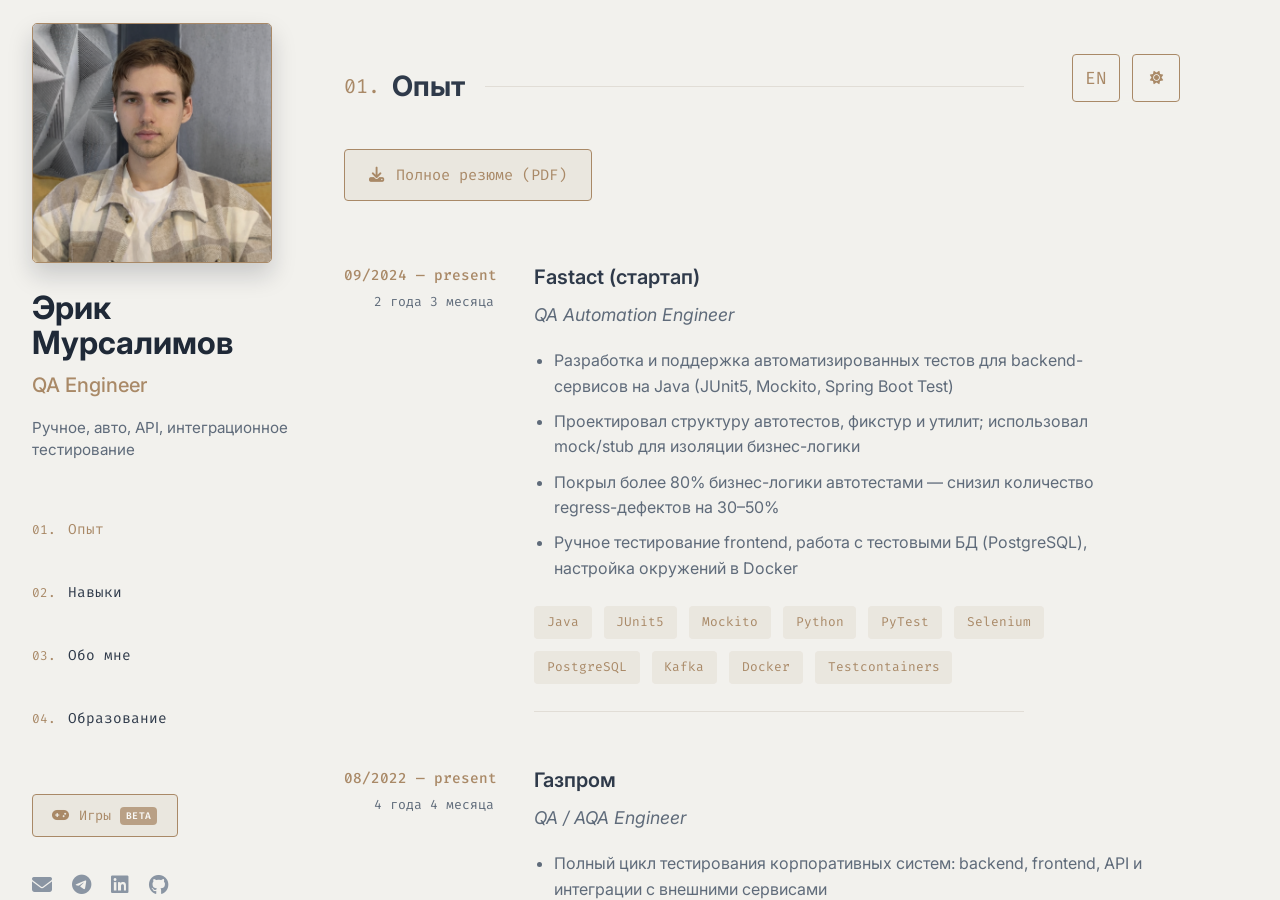
<file: index.html>
<!DOCTYPE html>
<html lang="ru" dir="ltr" class="theme-light lang-ru">
<head>
    <meta charset="UTF-8">
    <meta name="viewport" content="width=device-width, initial-scale=1.0">
    <meta name="description" content="Эрик Мурсалимов — QA Engineer. Авто, ручное, API и интеграционное тестирование. Портфолио и резюме.">
    <title>Эрик Мурсалимов | QA Engineer</title>
    <link rel="icon" type="image/png" href="my_photo.png">
    <link rel="stylesheet" href="style.css">
    <link rel="preconnect" href="https://fonts.googleapis.com">
    <link rel="preconnect" href="https://fonts.gstatic.com" crossorigin>
    <link href="https://fonts.googleapis.com/css2?family=Inter:wght@300;400;500;600;700&family=Fira+Code:wght@300;400;500&display=swap" rel="stylesheet">
    <link rel="stylesheet" href="https://cdnjs.cloudflare.com/ajax/libs/font-awesome/6.4.0/css/all.min.css">
</head>
<body>
    <div class="container">

        <aside class="sidebar">
            <div class="sidebar-content">

                <header class="header">
                    <img class="profile-photo" src="my_photo.png" alt="Фото Эрика Мурсалимова">
                    <h1 class="name" data-lang="ru">Эрик Мурсалимов</h1>
                    <h1 class="name" data-lang="en">Erik Mursalimov</h1>
                    <h2 class="title">QA Engineer</h2>
                    <p class="tagline" data-lang="ru">Ручное, авто, API, интеграционное тестирование</p>
                    <p class="tagline" data-lang="en">Manual, Auto, API, Integration Testing</p>
                </header>

                <nav class="navigation">
                    <ol class="nav-list">
                        <li class="nav-item">
                            <a href="#experience" class="nav-link">
                                <span class="nav-number">01.</span>
                                <span class="nav-text" data-lang="ru">Опыт</span>
                                <span class="nav-text" data-lang="en">Experience</span>
                            </a>
                        </li>
                        <li class="nav-item">
                            <a href="#skills" class="nav-link">
                                <span class="nav-number">02.</span>
                                <span class="nav-text" data-lang="ru">Навыки</span>
                                <span class="nav-text" data-lang="en">Skills</span>
                            </a>
                        </li>
                        <li class="nav-item">
                            <a href="#about" class="nav-link">
                                <span class="nav-number">03.</span>
                                <span class="nav-text" data-lang="ru">Обо мне</span>
                                <span class="nav-text" data-lang="en">About</span>
                            </a>
                        </li>
                        <li class="nav-item">
                            <a href="#education" class="nav-link">
                                <span class="nav-number">04.</span>
                                <span class="nav-text" data-lang="ru">Образование</span>
                                <span class="nav-text" data-lang="en">Education</span>
                            </a>
                        </li>
                    </ol>
                </nav>

                <a href="game.html" class="games-btn">
                    <i class="fas fa-gamepad"></i>
                    <span data-lang="ru">Игры</span>
                    <span data-lang="en">Games</span>
                    <span class="beta-badge">beta</span>
                </a>

                <div class="sidebar-bottom">
                    <div class="social-links">
                        <a href="mailto:erik.mursalimov@mail.ru" aria-label="Email" class="social-link">
                            <i class="fas fa-envelope"></i>
                        </a>
                        <a href="https://t.me/fevoran" target="_blank" rel="noopener noreferrer" aria-label="Telegram" class="social-link">
                            <i class="fab fa-telegram"></i>
                        </a>
                        <a href="https://linkedin.com" target="_blank" rel="noopener noreferrer" aria-label="LinkedIn" class="social-link">
                            <i class="fab fa-linkedin"></i>
                        </a>
                        <a href="https://github.com/xadummiex" target="_blank" rel="noopener noreferrer" aria-label="GitHub" class="social-link">
                            <i class="fab fa-github"></i>
                        </a>
                    </div>
                </div>
            </div>
        </aside>

        <main class="main-content">

            <div class="language-switcher-top control-stack">
                <button id="language-switcher" class="language-btn-top" aria-label="Switch language">
                    <span class="language-text">EN</span>
                </button>
                <button id="theme-switcher" class="theme-btn" aria-label="Switch theme" title="Theme switch">
                    <i class="fas fa-moon" aria-hidden="true"></i>
                </button>
            </div>

            <section id="experience" class="section">
                <div class="section-header">
                    <h2 class="section-title">
                        <span class="section-number">01.</span>
                        <span class="section-text" data-lang="ru">Опыт</span>
                        <span class="section-text" data-lang="en">Experience</span>
                    </h2>
                    <div class="line"></div>
                </div>

                <div class="resume-btn-container">
                    <a id="resume-btn" class="resume-btn" target="_blank"
                       href="Mursalimov_cv_ru.pdf"
                       data-href-ru="Mursalimov_cv_ru.pdf"
                       data-href-en="Mursalimov_cv_en.pdf">
                        <i class="fas fa-download"></i>
                        <span data-lang="ru">Полное резюме (PDF)</span>
                        <span data-lang="en">Full Resume (PDF)</span>
                    </a>
                </div>

                <div class="experience-container">

                    <div class="experience-row">
                        <div class="experience-left">
                            <div class="experience-period-main">09/2024 — present</div>
                            <div class="experience-duration" data-start-date="2024-09-01" data-lang="ru"></div>
                            <div class="experience-duration" data-start-date="2024-09-01" data-lang="en"></div>
                        </div>
                        <div class="experience-right">
                            <h3 class="experience-title" data-lang="ru">Fastact (стартап)</h3>
                            <h3 class="experience-title" data-lang="en">Fastact (startup)</h3>
                            <p class="experience-subtitle">QA Automation Engineer</p>
                            <ul class="experience-list">
                                <li data-lang="ru">Разработка и поддержка автоматизированных тестов для backend-сервисов на Java (JUnit5, Mockito, Spring Boot Test)</li>
                                <li data-lang="ru">Проектировал структуру автотестов, фикстур и утилит; использовал mock/stub для изоляции бизнес-логики</li>
                                <li data-lang="ru">Покрыл более 80% бизнес-логики автотестами — снизил количество regress-дефектов на 30–50%</li>
                                <li data-lang="ru">Ручное тестирование frontend, работа с тестовыми БД (PostgreSQL), настройка окружений в Docker</li>
                                <li data-lang="en">Developed and maintained automated tests for Java backend services (JUnit5, Mockito, Spring Boot Test)</li>
                                <li data-lang="en">Designed autotest structure, fixtures, and utilities; used mock/stub to isolate business logic</li>
                                <li data-lang="en">Achieved >80% business logic coverage with autotests, reducing regression defects by 30–50%</li>
                                <li data-lang="en">Manual frontend testing, work with test databases (PostgreSQL), environment setup in Docker</li>
                            </ul>
                            <div class="tech-tags">
                                <span class="tech-tag">Java</span>
                                <span class="tech-tag">JUnit5</span>
                                <span class="tech-tag">Mockito</span>
                                <span class="tech-tag">Python</span>
                                <span class="tech-tag">PyTest</span>
                                <span class="tech-tag">Selenium</span>
                                <span class="tech-tag">PostgreSQL</span>
                                <span class="tech-tag">Kafka</span>
                                <span class="tech-tag">Docker</span>
                                <span class="tech-tag">Testcontainers</span>
                            </div>
                        </div>
                    </div>

                    <div class="experience-row">
                        <div class="experience-left">
                            <div class="experience-period-main">08/2022 — present</div>
                            <div class="experience-duration" data-start-date="2022-08-01" data-lang="ru"></div>
                            <div class="experience-duration" data-start-date="2022-08-01" data-lang="en"></div>
                        </div>
                        <div class="experience-right">
                            <h3 class="experience-title" data-lang="ru">Газпром</h3>
                            <h3 class="experience-title" data-lang="en">Gazprom</h3>
                            <p class="experience-subtitle">QA / AQA Engineer</p>
                            <ul class="experience-list">
                                <li data-lang="ru">Полный цикл тестирования корпоративных систем: backend, frontend, API и интеграции с внешними сервисами</li>
                                <li data-lang="ru">Тестировал интеграции между дочерними структурами холдинга, выявив 30+ критических дефектов</li>
                                <li data-lang="ru">Документировал 600+ тест-кейсов; анализ логов в Kibana для поиска root cause дефектов</li>
                                <li data-lang="ru">Работа по Scrum в команде 25+ человек; ведение тестовой документации в Confluence</li>
                                <li data-lang="en">Full-cycle testing of enterprise systems: backend, frontend, API and external integrations</li>
                                <li data-lang="en">Tested integrations between holding subsidiaries, identifying 30+ critical defects</li>
                                <li data-lang="en">Documented 600+ test cases; Kibana log analysis for root cause investigation</li>
                                <li data-lang="en">Scrum workflow in a 25+ person team; maintaining test documentation in Confluence</li>
                            </ul>
                            <div class="tech-tags">
                                <span class="tech-tag">Jira</span>
                                <span class="tech-tag">Confluence</span>
                                <span class="tech-tag">Postman</span>
                                <span class="tech-tag">Swagger</span>
                                <span class="tech-tag">Kibana</span>
                                <span class="tech-tag">PostgreSQL</span>
                                <span class="tech-tag">Docker</span>
                                <span class="tech-tag">GitLab</span>
                            </div>
                        </div>
                    </div>

                    <div class="experience-row">
                        <div class="experience-left">
                            <div class="experience-period-main">02/2022 — 07/2022</div>
                            <div class="experience-duration" data-lang="ru">6 месяцев</div>
                            <div class="experience-duration" data-lang="en">6 months</div>
                        </div>
                        <div class="experience-right">
                            <h3 class="experience-title">SMENA</h3>
                            <p class="experience-subtitle">QA Engineer</p>
                            <ul class="experience-list">
                                <li data-lang="ru">Функциональное, регрессионное, smoke и sanity тестирование веб-продуктов (B2B/B2C)</li>
                                <li data-lang="ru">Разработал и поддерживал тестовую документацию — покрытие до 95% функционала</li>
                                <li data-lang="ru">Внедрил классификацию тегов и тест-сьютов, увеличив покрытие критичных модулей на 40%</li>
                                <li data-lang="ru">Выявил и задокументировал 100+ дефектов; сократил сроки сдачи проектов в среднем на 25%</li>
                                <li data-lang="en">Functional, regression, smoke, and sanity testing of web products (B2B/B2C)</li>
                                <li data-lang="en">Developed and maintained test documentation — up to 95% feature coverage</li>
                                <li data-lang="en">Introduced tag and test-suite classification, increasing critical module coverage by 40%</li>
                                <li data-lang="en">Identified and documented 100+ defects; reduced average project delivery time by 25%</li>
                            </ul>
                            <div class="tech-tags">
                                <span class="tech-tag">TestRail</span>
                                <span class="tech-tag">Jira</span>
                                <span class="tech-tag">Postman</span>
                                <span class="tech-tag">Swagger</span>
                                <span class="tech-tag">DevTools</span>
                                <span class="tech-tag">Confluence</span>
                            </div>
                        </div>
                    </div>

                </div>
            </section>

            <section id="skills" class="section">
                <div class="section-header">
                    <h2 class="section-title">
                        <span class="section-number">02.</span>
                        <span class="section-text" data-lang="ru">Навыки</span>
                        <span class="section-text" data-lang="en">Skills</span>
                    </h2>
                    <div class="line"></div>
                </div>
                <div class="section-content">
                    <div class="skills-grid">

                        <div class="skills-category">
                            <h3 class="skills-category-title" data-lang="ru">Типы тестирования</h3>
                            <h3 class="skills-category-title" data-lang="en">Testing Types</h3>
                            <div class="skills-list">
                                <span class="skill-tag">Unit</span>
                                <span class="skill-tag">Smoke</span>
                                <span class="skill-tag">Regression</span>
                                <span class="skill-tag">Integration</span>
                                <span class="skill-tag">E2E</span>
                                <span class="skill-tag">API</span>
                                <span class="skill-tag">UI</span>
                            </div>
                        </div>

                        <div class="skills-category">
                            <h3 class="skills-category-title" data-lang="ru">Инструменты</h3>
                            <h3 class="skills-category-title" data-lang="en">Tools</h3>
                            <div class="skills-list">
                                <span class="skill-tag">Jira</span>
                                <span class="skill-tag">Zephyr</span>
                                <span class="skill-tag">TestRail</span>
                                <span class="skill-tag">Confluence</span>
                                <span class="skill-tag">Postman</span>
                                <span class="skill-tag">Swagger</span>
                                <span class="skill-tag">Charles</span>
                                <span class="skill-tag">Git</span>
                                <span class="skill-tag">Kibana</span>
                                <span class="skill-tag">Figma</span>
                            </div>
                        </div>

                        <div class="skills-category">
                            <h3 class="skills-category-title" data-lang="ru">Базы данных</h3>
                            <h3 class="skills-category-title" data-lang="en">Databases</h3>
                            <div class="skills-list">
                                <span class="skill-tag">PostgreSQL</span>
                                <span class="skill-tag">MySQL</span>
                                <span class="skill-tag">SQLite</span>
                            </div>
                        </div>

                        <div class="skills-category">
                            <h3 class="skills-category-title" data-lang="ru">Технологии</h3>
                            <h3 class="skills-category-title" data-lang="en">Technologies</h3>
                            <div class="skills-list">
                                <span class="skill-tag">HTTP/REST</span>
                                <span class="skill-tag">JSON/XML</span>
                                <span class="skill-tag">DevTools</span>
                                <span class="skill-tag">HTML/CSS</span>
                            </div>
                        </div>

                        <div class="skills-category">
                            <h3 class="skills-category-title" data-lang="ru">Языки & Фреймворки</h3>
                            <h3 class="skills-category-title" data-lang="en">Languages & Frameworks</h3>
                            <div class="skills-list">
                                <span class="skill-tag">Java (JUnit5, Mockito)</span>
                                <span class="skill-tag">Python (Pytest, Selenium)</span>
                                <span class="skill-tag">Jacoco</span>
                            </div>
                        </div>

                        <div class="skills-category">
                            <h3 class="skills-category-title" data-lang="ru">Методологии</h3>
                            <h3 class="skills-category-title" data-lang="en">Methodologies</h3>
                            <div class="skills-list">
                                <span class="skill-tag">Agile (Scrum)</span>
                                <span class="skill-tag">TDD</span>
                            </div>
                        </div>

                        <div class="skills-category">
                            <h3 class="skills-category-title">CI/CD & DevOps</h3>
                            <div class="skills-list">
                                <span class="skill-tag">Docker</span>
                                <span class="skill-tag">GitLab CI/CD</span>
                                <span class="skill-tag">Testcontainers</span>
                                <span class="skill-tag">Kafka</span>
                                <span class="skill-tag">Linux</span>
                                <span class="skill-tag">Bash</span>
                            </div>
                        </div>

                    </div>
                </div>
            </section>

            <section id="about" class="section">
                <div class="section-header">
                    <h2 class="section-title">
                        <span class="section-number">03.</span>
                        <span class="section-text" data-lang="ru">Обо мне</span>
                        <span class="section-text" data-lang="en">About</span>
                    </h2>
                    <div class="line"></div>
                </div>
                <div class="section-content">
                    <p data-lang="ru">
                        QA-инженер с 4+ годами опыта полного цикла тестирования веб-приложений и API. Работал как единственным QA на проекте, так и в командах 25+ человек по методологии Scrum. Участвовал в спринт-планировании, ретроспективах и релизных процессах.
                    </p>
                    <p data-lang="ru">
                        Специализируюсь на интеграционном и регрессионном тестировании, анализе логов в Kibana, работе с SQL и ведении тестовой документации. Имею практический опыт автоматизации тестов на Java (JUnit5, Mockito) и Python (Pytest, Selenium).
                    </p>
                    <p data-lang="ru">
                        Работал с REST API, тестировал интеграции с внешними сервисами, настраивал тестовые окружения в Docker. Умею выстраивать регрессионный контур с нуля и создавать тестовую документацию — чек-листы, тест-кейсы, тест-планы.
                    </p>
                    <p data-lang="en">
                        QA Engineer with 4+ years of experience in full-cycle testing of web applications and APIs. Worked both as a solo QA on a project and in teams of 25+ people using Scrum. Actively participated in sprint planning, retrospectives, and release processes.
                    </p>
                    <p data-lang="en">
                        Specialized in integration and regression testing, log analysis in Kibana, SQL, and test documentation. Have hands-on experience in test automation with Java (JUnit5, Mockito) and Python (Pytest, Selenium).
                    </p>
                    <p data-lang="en">
                        Experienced with REST API testing, integration testing with external services, and Docker-based test environment setup. Able to build a regression suite from scratch and create full test documentation — checklists, test cases, test plans.
                    </p>
                </div>
            </section>

            <section id="education" class="section">
                <div class="section-header">
                    <h2 class="section-title">
                        <span class="section-number">04.</span>
                        <span class="section-text" data-lang="ru">Образование</span>
                        <span class="section-text" data-lang="en">Education</span>
                    </h2>
                    <div class="line"></div>
                </div>
                <div class="section-content">
                    <div class="education-item">
                        <h3 class="education-title" data-lang="ru">ТУСУР — Прикладная информатика</h3>
                        <h3 class="education-title" data-lang="en">TUSUR — Applied Computer Science</h3>
                        <p class="education-period">2023 — 2026</p>
                    </div>
                    <div class="education-item">
                        <h3 class="education-title" data-lang="ru">QA Bootcamp · Raiffeisen</h3>
                        <h3 class="education-title" data-lang="en">QA Bootcamp · Raiffeisen</h3>
                        <p class="education-period">2023</p>
                    </div>
                    <div class="education-item">
                        <h3 class="education-title" data-lang="ru">Тестирование ПО · Институт Программных Систем</h3>
                        <h3 class="education-title" data-lang="en">Software Testing · Institute of Software Systems</h3>
                        <p class="education-period">2023</p>
                    </div>
                    <div class="education-item">
                        <h3 class="education-title" data-lang="ru">Автоматизированное тестирование на Python · QA Guru</h3>
                        <h3 class="education-title" data-lang="en">Automated Testing with Python · QA Guru</h3>
                        <p class="education-period">2022</p>
                    </div>
                </div>
            </section>

            <footer class="footer">
                <p class="footer-text" data-lang="ru">Спасибо за просмотр моего портфолио :)</p>
                <p class="footer-text" data-lang="en">Thank you for scrolling my portfolio :)</p>
            </footer>

        </main>
    </div>

    <script src="script.js"></script>
</body>
</html>
</file>
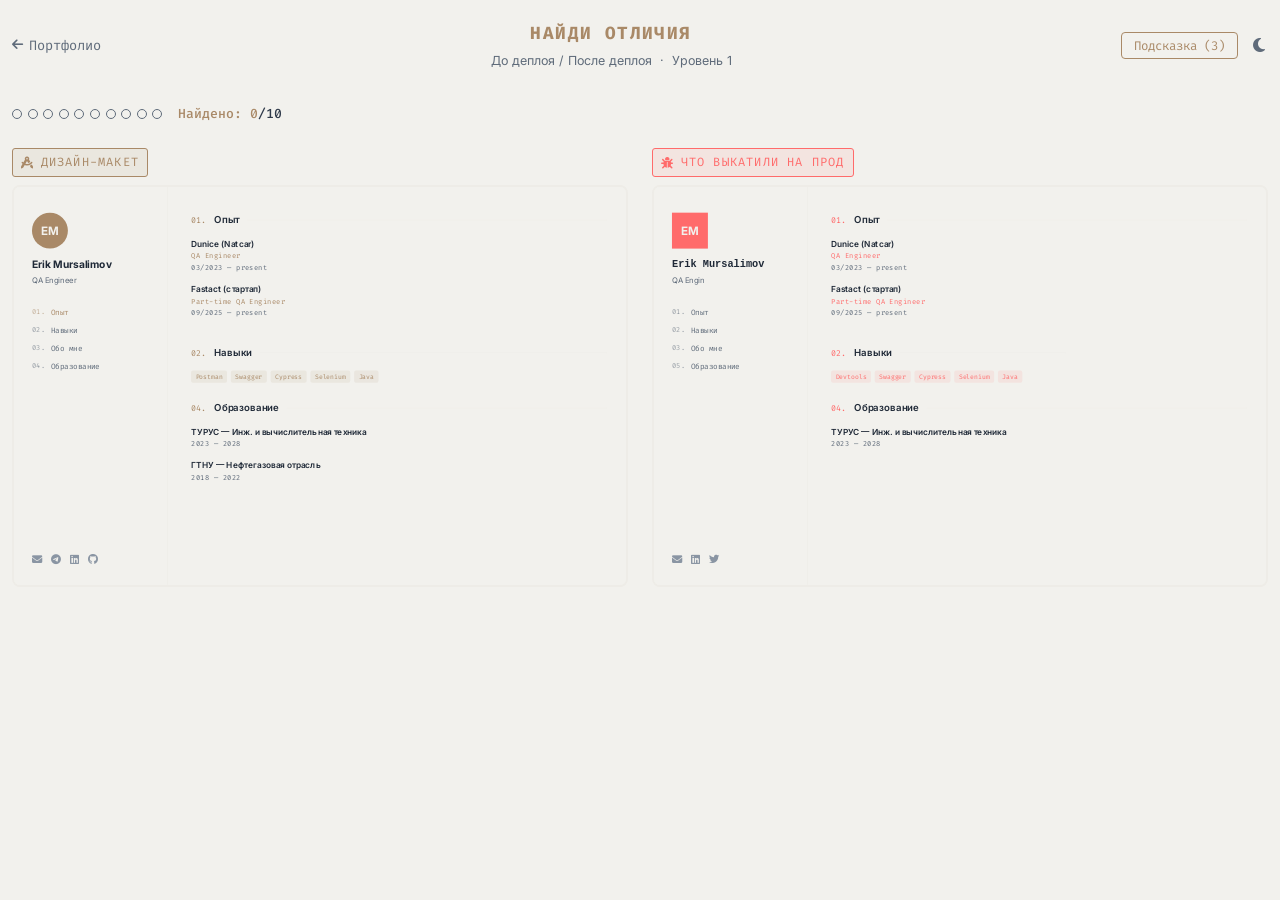
<file: game.html>
<!DOCTYPE html>
<html lang="ru">
<head>
    <meta charset="UTF-8" />
    <meta name="viewport" content="width=device-width, initial-scale=1.0" />
    <title>Spot the Difference — Erik Mursalimov</title>
    <link rel="preconnect" href="https://fonts.googleapis.com" />
    <link rel="preconnect" href="https://fonts.gstatic.com" crossorigin />
    <link href="https://fonts.googleapis.com/css2?family=Fira+Code:wght@300;400;500&family=Inter:wght@300;400;500;600;700&display=swap" rel="stylesheet" />
    <link rel="stylesheet" href="https://cdnjs.cloudflare.com/ajax/libs/font-awesome/6.4.0/css/all.min.css" />
    <link rel="stylesheet" href="style.css" />
    <link rel="stylesheet" href="game.css" />
    <script>
        (function() {
            var t = localStorage.getItem('theme') || (window.matchMedia('(prefers-color-scheme: dark)').matches ? 'dark' : 'light');
            var l = localStorage.getItem('language') || 'ru';
            document.documentElement.className = 'theme-' + t + ' lang-' + l;
        })();
    </script>
</head>
<body>

<!-- ── Header ────────────────────────────────────────────── -->
<header class="game-header">
    <a href="index.html" class="back-link">
        <i class="fas fa-arrow-left"></i>
        <span data-lang="ru">Портфолио</span>
        <span data-lang="en">Portfolio</span>
    </a>

    <div class="game-title-block">
        <h1>
            <span data-lang="ru">Найди отличия</span>
            <span data-lang="en">Spot the Difference</span>
        </h1>
        <p class="game-subtitle">
            <span data-lang="ru">До деплоя / После деплоя &nbsp;·&nbsp; Уровень 1</span>
            <span data-lang="en">Design Mock / Prod Deploy &nbsp;·&nbsp; Level 1</span>
        </p>
    </div>

    <div class="controls-right">
        <button class="hint-btn" id="hint-btn">
            <span data-lang="ru">Подсказка</span>
            <span data-lang="en">Hint</span>
            <span id="hint-count">(3)</span>
        </button>
        <button class="theme-btn-game" id="theme-btn" aria-label="Switch theme">
            <i class="fas fa-moon" id="theme-icon"></i>
        </button>
    </div>
</header>

<!-- ── Counter ────────────────────────────────────────────── -->
<div class="counter-bar">
    <div class="counter-dots" id="counter-dots">
        <div class="dot" data-dot="1"></div>
        <div class="dot" data-dot="2"></div>
        <div class="dot" data-dot="3"></div>
        <div class="dot" data-dot="4"></div>
        <div class="dot" data-dot="5"></div>
        <div class="dot" data-dot="6"></div>
        <div class="dot" data-dot="7"></div>
        <div class="dot" data-dot="8"></div>
        <div class="dot" data-dot="9"></div>
        <div class="dot" data-dot="10"></div>
    </div>
    <div class="counter-text">
        <span data-lang="ru">Найдено:</span>
        <span data-lang="en">Found:</span>
        <span id="found-count">0</span>/10
    </div>
</div>

<!-- ── Panels ─────────────────────────────────────────────── -->
<div class="panels-row">

    <!-- Left: Design Mock -->
    <div class="panel-col">
        <span class="panel-label design">
            <i class="fas fa-drafting-compass"></i>
            <span data-lang="ru">Дизайн-макет</span>
            <span data-lang="en">Design Mock</span>
        </span>
        <div class="panel-wrapper" id="panel-design">
            <div class="panel-inner" id="inner-design">
                <!-- Mini sidebar -->
                <aside class="mini-sidebar">
                    <div>
                        <div class="mini-avatar">EM</div>
                        <div class="mini-name">Erik Mursalimov</div>
                        <div class="mini-title">QA Engineer</div>
                    </div>
                    <nav>
                        <ul class="mini-nav">
                            <li class="mini-nav-item mini-nav-active">
                                <span class="mini-nav-number">01.</span>
                                <span data-lang="ru">Опыт</span>
                                <span data-lang="en">Experience</span>
                            </li>
                            <li class="mini-nav-item">
                                <span class="mini-nav-number">02.</span>
                                <span data-lang="ru">Навыки</span>
                                <span data-lang="en">Skills</span>
                            </li>
                            <li class="mini-nav-item">
                                <span class="mini-nav-number">03.</span>
                                <span data-lang="ru">Обо мне</span>
                                <span data-lang="en">About</span>
                            </li>
                            <li class="mini-nav-item mini-nav-education">
                                <span class="mini-nav-number">04.</span>
                                <span data-lang="ru">Образование</span>
                                <span data-lang="en">Education</span>
                            </li>
                        </ul>
                    </nav>
                    <div class="mini-social-links">
                        <i class="fas fa-envelope"></i>
                        <i class="fab fa-telegram mini-social-telegram"></i>
                        <i class="fab fa-linkedin"></i>
                        <i class="fab fa-github mini-github-icon"></i>
                    </div>
                </aside>
                <!-- Mini main -->
                <main class="mini-main">
                    <div class="mini-section">
                        <div class="mini-section-header">
                            <span class="mini-section-number">01.</span>
                            <span class="mini-section-title" data-lang="ru">Опыт</span>
                            <span class="mini-section-title" data-lang="en">Experience</span>
                            <div class="mini-line"></div>
                        </div>
                        <div class="mini-entry">
                            <div class="mini-entry-title">Dunice (Natcar)</div>
                            <div class="mini-entry-sub">QA Engineer</div>
                            <div class="mini-entry-date">03/2023 — present</div>
                        </div>
                        <div class="mini-entry">
                            <div class="mini-entry-title" data-lang="ru">Fastact (стартап)</div>
                            <div class="mini-entry-title" data-lang="en">Fastact (startup)</div>
                            <div class="mini-entry-sub">Part-time QA Engineer</div>
                            <div class="mini-entry-date">09/2025 — present</div>
                        </div>
                    </div>
                    <div class="mini-section">
                        <div class="mini-section-header">
                            <span class="mini-section-number">02.</span>
                            <span class="mini-section-title" data-lang="ru">Навыки</span>
                            <span class="mini-section-title" data-lang="en">Skills</span>
                            <div class="mini-line mini-line-skills"></div>
                        </div>
                        <div class="mini-tags">
                            <span class="mini-tag">Postman</span>
                            <span class="mini-tag">Swagger</span>
                            <span class="mini-tag">Cypress</span>
                            <span class="mini-tag">Selenium</span>
                            <span class="mini-tag">Java</span>
                        </div>
                    </div>
                    <div class="mini-section">
                        <div class="mini-section-header">
                            <span class="mini-section-number">04.</span>
                            <span class="mini-section-title" data-lang="ru">Образование</span>
                            <span class="mini-section-title" data-lang="en">Education</span>
                            <div class="mini-line"></div>
                        </div>
                        <div class="mini-education-content">
                            <div class="mini-entry">
                                <div class="mini-entry-title" data-lang="ru">ТУРУС — Инж. и вычислительная техника</div>
                                <div class="mini-entry-title" data-lang="en">TURUS — Engineering & Computer Science</div>
                                <div class="mini-entry-date">2023 — 2028</div>
                            </div>
                            <div class="mini-entry mini-education-2">
                                <div class="mini-entry-title" data-lang="ru">ГТНУ — Нефтегазовая отрасль</div>
                                <div class="mini-entry-title" data-lang="en">GTNU — Oil & Gas Engineering</div>
                                <div class="mini-entry-date">2018 — 2022</div>
                            </div>
                        </div>
                    </div>
                </main>
            </div>
        </div>
    </div>

    <!-- Right: Prod (buggy) -->
    <div class="panel-col">
        <span class="panel-label prod">
            <i class="fas fa-bug"></i>
            <span data-lang="ru">Что выкатили на прод</span>
            <span data-lang="en">What Got Deployed</span>
        </span>
        <div class="panel-wrapper" id="panel-prod">
            <div class="panel-inner buggy" id="inner-prod">
                <!-- Mini sidebar -->
                <aside class="mini-sidebar">
                    <div>
                        <div class="mini-avatar">EM</div>
                        <div class="mini-name">Erik Mursalimov</div>
                        <div class="mini-title">QA Engin</div>
                    </div>
                    <nav>
                        <ul class="mini-nav">
                            <li class="mini-nav-item mini-nav-active">
                                <span class="mini-nav-number">01.</span>
                                <span data-lang="ru">Опыт</span>
                                <span data-lang="en">Experience</span>
                            </li>
                            <li class="mini-nav-item">
                                <span class="mini-nav-number">02.</span>
                                <span data-lang="ru">Навыки</span>
                                <span data-lang="en">Skills</span>
                            </li>
                            <li class="mini-nav-item">
                                <span class="mini-nav-number">03.</span>
                                <span data-lang="ru">Обо мне</span>
                                <span data-lang="en">About</span>
                            </li>
                            <li class="mini-nav-item mini-nav-education">
                                <span class="mini-nav-number">04.</span>
                                <span data-lang="ru">Образование</span>
                                <span data-lang="en">Education</span>
                            </li>
                        </ul>
                    </nav>
                    <div class="mini-social-links">
                        <i class="fas fa-envelope"></i>
                        <i class="fab fa-telegram mini-social-telegram"></i>
                        <i class="fab fa-linkedin"></i>
                        <i class="fab fa-github mini-github-icon"></i>
                    </div>
                </aside>
                <!-- Mini main -->
                <main class="mini-main">
                    <div class="mini-section">
                        <div class="mini-section-header">
                            <span class="mini-section-number">01.</span>
                            <span class="mini-section-title" data-lang="ru">Опыт</span>
                            <span class="mini-section-title" data-lang="en">Experience</span>
                            <div class="mini-line"></div>
                        </div>
                        <div class="mini-entry">
                            <div class="mini-entry-title">Dunice (Natcar)</div>
                            <div class="mini-entry-sub">QA Engineer</div>
                            <div class="mini-entry-date">03/2023 — present</div>
                        </div>
                        <div class="mini-entry">
                            <div class="mini-entry-title" data-lang="ru">Fastact (стартап)</div>
                            <div class="mini-entry-title" data-lang="en">Fastact (startup)</div>
                            <div class="mini-entry-sub">Part-time QA Engineer</div>
                            <div class="mini-entry-date">09/2025 — present</div>
                        </div>
                    </div>
                    <div class="mini-section">
                        <div class="mini-section-header">
                            <span class="mini-section-number">02.</span>
                            <span class="mini-section-title" data-lang="ru">Навыки</span>
                            <span class="mini-section-title" data-lang="en">Skills</span>
                            <div class="mini-line mini-line-skills"></div>
                        </div>
                        <div class="mini-tags">
                            <span class="mini-tag">Devtools</span>
                            <span class="mini-tag">Swagger</span>
                            <span class="mini-tag">Cypress</span>
                            <span class="mini-tag">Selenium</span>
                            <span class="mini-tag">Java</span>
                        </div>
                    </div>
                    <div class="mini-section">
                        <div class="mini-section-header">
                            <span class="mini-section-number">04.</span>
                            <span class="mini-section-title" data-lang="ru">Образование</span>
                            <span class="mini-section-title" data-lang="en">Education</span>
                            <div class="mini-line"></div>
                        </div>
                        <div class="mini-education-content">
                            <div class="mini-entry">
                                <div class="mini-entry-title" data-lang="ru">ТУРУС — Инж. и вычислительная техника</div>
                                <div class="mini-entry-title" data-lang="en">TURUS — Engineering & Computer Science</div>
                                <div class="mini-entry-date">2023 — 2028</div>
                            </div>
                            <div class="mini-entry mini-education-2">
                                <div class="mini-entry-title" data-lang="ru">ГТНУ — Нефтегазовая отрасль</div>
                                <div class="mini-entry-title" data-lang="en">GTNU — Oil & Gas Engineering</div>
                                <div class="mini-entry-date">2018 — 2022</div>
                            </div>
                        </div>
                    </div>
                </main>
            </div>

            <!-- ── Clickable diff zones — positioned by JS via getBoundingClientRect ── -->
            <div class="diff-zone" data-diff="1"  data-hint-ru="Имя написано другим шрифтом"        data-hint-en="Name uses a different font"></div>
            <div class="diff-zone" data-diff="2"  data-hint-ru="Должность обрезана"                 data-hint-en="Job title is cut off"></div>
            <div class="diff-zone" data-diff="3"  data-hint-ru="Цвет акцента стал другим"           data-hint-en="Accent color has changed"></div>
            <div class="diff-zone" data-diff="4"  data-hint-ru="Пропала иконка соцсети"             data-hint-en="A social icon disappeared"></div>
            <div class="diff-zone" data-diff="5"  data-hint-ru="Неверный номер пункта меню"         data-hint-en="Nav item has wrong number"></div>
            <div class="diff-zone" data-diff="6"  data-hint-ru="Аватар стал квадратным"             data-hint-en="Avatar became square"></div>
            <div class="diff-zone" data-diff="7"  data-hint-ru="Пропал второй пункт образования"    data-hint-en="Second education entry is gone"></div>
            <div class="diff-zone" data-diff="8"  data-hint-ru="Иконка GitHub заменена на другую"   data-hint-en="GitHub icon was swapped"></div>
            <div class="diff-zone" data-diff="9"  data-hint-ru="Горизонтальная линия обрезана"      data-hint-en="Section divider line is shorter"></div>
            <div class="diff-zone" data-diff="10" data-hint-ru="Активный пункт меню потерял цвет"   data-hint-en="Active nav item lost its color"></div>
        </div>
    </div>

</div><!-- .panels-row -->

<!-- ── Hint toast ──────────────────────────────────────────── -->
<div class="hint-toast" id="hint-toast"></div>

<!-- ── Victory overlay ────────────────────────────────────── -->
<div class="victory-overlay" id="victory-overlay">
    <div class="victory-card">
        <div class="victory-emoji">🎉</div>
        <h2>
            <span data-lang="ru">Все <span style="color:var(--accent-500)">10</span> отличий найдены!</span>
            <span data-lang="en">All <span style="color:var(--accent-500)">10</span> differences found!</span>
        </h2>
        <p class="victory-quote" data-lang="ru">
            «Поздравляем — теперь ты тоже знаешь, как выглядит продакшн в пятницу вечером»
        </p>
        <p class="victory-quote" data-lang="en">
            "Congratulations — now you know what production looks like on a Friday evening"
        </p>
        <div class="victory-btns">
            <button class="btn-primary" id="restart-btn">
                <span data-lang="ru">Сыграть ещё раз</span>
                <span data-lang="en">Play again</span>
            </button>
            <a href="index.html" class="btn-secondary">
                <span data-lang="ru">← Портфолио</span>
                <span data-lang="en">← Portfolio</span>
            </a>
        </div>
    </div>
</div>

<script>
// ── Theme & language (mirrors index.html logic) ────────────

const TOTAL = 10;
const found = new Set();
let hintsLeft = 3;
let hintTimeout = null;

function applyTheme(t) {
    document.documentElement.classList.remove('theme-dark', 'theme-light');
    document.documentElement.classList.add('theme-' + t);
    document.getElementById('theme-icon').className = t === 'dark' ? 'fas fa-sun' : 'fas fa-moon';
    localStorage.setItem('theme', t);
}

function applyLanguage(lang) {
    document.documentElement.classList.remove('lang-ru', 'lang-en');
    document.documentElement.classList.add('lang-' + lang);
    localStorage.setItem('language', lang);
}

(function init() {
    const savedTheme = localStorage.getItem('theme') ||
        (window.matchMedia('(prefers-color-scheme: dark)').matches ? 'dark' : 'light');
    applyTheme(savedTheme);

    const savedLang = localStorage.getItem('language') || 'ru';
    applyLanguage(savedLang);
})();

document.getElementById('theme-btn').addEventListener('click', () => {
    const current = document.documentElement.classList.contains('theme-dark') ? 'dark' : 'light';
    applyTheme(current === 'dark' ? 'light' : 'dark');
});

// ── Scale panels to fit wrapper width ─────────────────────

function scalePanels() {
    ['panel-design', 'panel-prod'].forEach(id => {
        const wrapper = document.getElementById(id);
        const inner   = wrapper.querySelector('.panel-inner');
        const scale   = wrapper.offsetWidth / 960;
        inner.style.transform = `scale(${scale})`;
    });
    // Position zones after transform is applied
    requestAnimationFrame(positionZones);
}

// ── Position diff zones via real element coordinates ──────

function positionZones() {
    const wrap = document.getElementById('panel-prod');
    const inner = document.getElementById('inner-prod');
    if (!wrap || !inner) return;

    const wR = wrap.getBoundingClientRect();

    // Generic: place zone over a DOM element with optional padding
    function place(diff, el, padH, padV) {
        const zone = document.querySelector('.diff-zone[data-diff="' + diff + '"]');
        if (!zone || !el) return;
        const r = el.getBoundingClientRect();
        const ph = (padH === undefined) ? 6 : padH;
        const pv = (padV === undefined) ? ph : padV;
        zone.style.left   = Math.max(0, r.left - wR.left - ph) + 'px';
        zone.style.top    = Math.max(0, r.top  - wR.top  - pv) + 'px';
        zone.style.width  = (r.width  + ph * 2) + 'px';
        zone.style.height = (r.height + pv * 2) + 'px';
        zone.style.position = 'absolute'; // ensure absolute
    }

    place(1,  inner.querySelector('.mini-name'),  8, 5);
    place(2,  inner.querySelector('.mini-title'), 6, 4);
    // diff 3: target first tag chip — compact, precise zone
    place(3,  inner.querySelector('.mini-tag'),   8, 6);

    // diff 4: telegram gone — zone covers the gap between envelope and linkedin
    (function() {
        const env = inner.querySelector('.fa-envelope');
        const lin = inner.querySelector('.fa-linkedin');
        if (!env || !lin) return;
        const eR = env.getBoundingClientRect();
        const lR = lin.getBoundingClientRect();
        const zone4 = document.querySelector('.diff-zone[data-diff="4"]');
        if (!zone4) return;
        // gap between envelope (right edge) and linkedin (left edge)
        const gapLeft  = eR.right - wR.left - 2;
        const gapWidth = Math.max(lR.left - eR.right + 4, 20);
        zone4.style.position = 'absolute';
        zone4.style.left   = gapLeft + 'px';
        zone4.style.top    = (eR.top - wR.top - 8) + 'px';
        zone4.style.width  = gapWidth + 'px';
        zone4.style.height = (eR.height + 16) + 'px';
    })();

    place(5,  inner.querySelector('.mini-nav-education .mini-nav-number'), 5, 4);
    place(6,  inner.querySelector('.mini-avatar'), 6, 6);

    // diff 7: 2nd education entry hidden — zone in empty space after 1st entry
    (function() {
        const first = inner.querySelector('.mini-education-content .mini-entry:first-child');
        const zone7 = document.querySelector('.diff-zone[data-diff="7"]');
        if (!first || !zone7) return;
        const r = first.getBoundingClientRect();
        // cap width to roughly the entry title width, not full section width
        const cappedW = Math.min(r.width * 0.7, 180);
        zone7.style.position = 'absolute';
        zone7.style.left   = (r.left   - wR.left - 4) + 'px';
        zone7.style.top    = (r.bottom - wR.top  + 6) + 'px';
        zone7.style.width  = cappedW + 'px';
        zone7.style.height = Math.min(r.height * 0.7, 32) + 'px';
    })();

    place(8,  inner.querySelector('.mini-github-icon'), 8, 8);
    place(9,  inner.querySelector('.mini-line-skills'), 8, 4);
    place(10, inner.querySelector('.mini-nav-active'),  6, 4);
}

scalePanels();
window.addEventListener('resize', scalePanels);

// ── Diff-zone click handling ───────────────────────────────

document.querySelectorAll('.diff-zone').forEach(zone => {
    zone.addEventListener('click', () => {
        const n = parseInt(zone.dataset.diff);

        if (found.has(n)) {
            // already found — wiggle
            zone.classList.remove('wiggle');
            void zone.offsetWidth; // reflow
            zone.classList.add('wiggle');
            zone.addEventListener('animationend', () => zone.classList.remove('wiggle'), { once: true });
            return;
        }

        // mark found
        found.add(n);
        zone.classList.add('found', 'pulse');
        zone.addEventListener('animationend', () => zone.classList.remove('pulse'), { once: true });

        // update dot
        const dot = document.querySelector(`.dot[data-dot="${n}"]`);
        if (dot) dot.classList.add('found');

        // update counter
        document.getElementById('found-count').textContent = found.size;

        if (found.size === TOTAL) {
            setTimeout(() => {
                document.getElementById('victory-overlay').classList.add('show');
            }, 600);
        }
    });
});

// ── Hint system ────────────────────────────────────────────

const hintBtn = document.getElementById('hint-btn');
const hintToast = document.getElementById('hint-toast');
const hintCountEl = document.getElementById('hint-count');

function showHint() {
    if (hintsLeft <= 0) return;

    // pick a random unfound diff
    const unfound = [];
    document.querySelectorAll('.diff-zone').forEach(z => {
        if (!found.has(parseInt(z.dataset.diff))) unfound.push(z);
    });
    if (!unfound.length) return;

    const zone = unfound[Math.floor(Math.random() * unfound.length)];
    const isRu = document.documentElement.classList.contains('lang-ru');
    const msg = isRu ? zone.dataset.hintRu : zone.dataset.hintEn;

    // flash zone briefly
    zone.style.border = '2px solid var(--accent-500)';
    zone.style.background = 'rgba(100,255,218,0.12)';
    setTimeout(() => {
        zone.style.border = '';
        zone.style.background = '';
    }, 1800);

    // show toast
    hintToast.textContent = (isRu ? '💡 Подсказка: ' : '💡 Hint: ') + msg;
    hintToast.classList.add('show');
    clearTimeout(hintTimeout);
    hintTimeout = setTimeout(() => hintToast.classList.remove('show'), 3500);

    hintsLeft--;
    hintCountEl.textContent = `(${hintsLeft})`;
    if (hintsLeft <= 0) hintBtn.disabled = true;
}

hintBtn.addEventListener('click', showHint);

// ── Restart ────────────────────────────────────────────────

document.getElementById('restart-btn').addEventListener('click', () => {
    found.clear();
    hintsLeft = 3;
    hintCountEl.textContent = '(3)';
    hintBtn.disabled = false;

    document.querySelectorAll('.diff-zone').forEach(z => {
        z.classList.remove('found', 'pulse', 'wiggle');
        z.style.border = '';
        z.style.background = '';
    });
    document.querySelectorAll('.dot').forEach(d => d.classList.remove('found'));
    document.getElementById('found-count').textContent = '0';
    document.getElementById('victory-overlay').classList.remove('show');
});
</script>
</body>
</html>
</file>
<file: style.css>
* {
    margin: 0;
    padding: 0;
    box-sizing: border-box;
}

html {
    scroll-behavior: smooth;
}

html.theme-dark {
    color-scheme: dark;
    --bg: #0a192f;
    --surface-1: #112240;
    --surface-2: #233554;
    --border: #233554;
    --card-border: transparent;
    --text-strong: #ffffff;
    --text: #ccd6f6;
    --text-muted: #8892b0;
    --icon-muted: #ccd6f6;
    --accent-500: #64ffda;
    --accent-600: #64ffda;
    --accent-500-rgb: 100 255 218;
    --accent-soft-100: rgb(var(--accent-500-rgb) / 0.1);
    --accent-soft-200: rgb(var(--accent-500-rgb) / 0.2);
    --shadow-strong: 0 12px 24px rgba(2, 12, 27, 0.35);
    --shadow-card: 0 8px 18px rgba(2, 12, 27, 0);
    --focus-ring: 0 0 0 3px rgb(var(--accent-500-rgb) / 0.35);
}

html.theme-light {
    color-scheme: light;
    --bg: #f2f1ed;
    --surface-1: #f7f4ef;
    --surface-2: #eeece7;
    --border: #e1ddd6;
    --card-border: var(--border);
    --text-strong: #1f2937;
    --text: #2f3a4a;
    --text-muted: #5f6b7a;
    --icon-muted: #8a95a3;
    --accent-500: #a98967;
    --accent-600: #876e52;
    --accent-500-rgb: 169 137 103;
    --accent-soft-100: rgb(var(--accent-500-rgb) / 0.1);
    --accent-soft-200: rgb(var(--accent-500-rgb) / 0.18);
    --shadow-strong: 0 12px 24px rgba(17, 24, 39, 0.18);
    --shadow-card: 0 10px 24px rgba(17, 24, 39, 0.12);
    --focus-ring: 0 0 0 3px rgb(var(--accent-500-rgb) / 0.35);
}

/* Language visibility — toggled via html.lang-ru / html.lang-en classes */
html.lang-ru [data-lang="en"] { display: none; }
html.lang-en [data-lang="ru"] { display: none; }

body {
    font-family: 'Inter', sans-serif;
    background-color: var(--bg);
    color: var(--text);
    line-height: 1.6;
    transition: background-color 0.35s ease, color 0.35s ease;
}

.container {
    display: grid;
    grid-template-columns: minmax(260px, 1fr) 3fr;
    min-height: 100vh;
}

.sidebar {
    background-color: var(--bg);
    position: sticky;
    top: 0;
    height: 100vh;
    padding: 2rem 1.5rem 2rem 2rem;
    display: flex;
    flex-direction: column;
    overflow-y: auto;
    transition: background-color 0.35s ease, color 0.35s ease;
}

.sidebar-content {
    display: flex;
    flex-direction: column;
    height: 100%;
    justify-content: center;
}

.header {
    margin-bottom: 3rem;
    margin-top: 1.5rem;
}

.profile-photo {
    width: 240px;
    height: 240px;
    border-radius: 5px;
    object-fit: cover;
    border: 1px solid var(--accent-500);
    box-shadow: var(--shadow-strong);
    margin-bottom: 1.25rem;
}

.name {
    font-size: 2rem;
    font-weight: 700;
    color: var(--text-strong);
    margin-bottom: 0.5rem;
    line-height: 1.1;
}

.title {
    font-size: 1.25rem;
    font-weight: 500;
    color: var(--accent-500);
    margin-bottom: 1rem;
}

.tagline {
    font-size: 0.95rem;
    color: var(--text-muted);
    line-height: 1.5;
}

.navigation {
    margin-bottom: auto;
}

.nav-list {
    list-style: none;
}

.nav-item {
    margin-bottom: 1.5rem;
}

.nav-link {
    display: flex;
    align-items: center;
    text-decoration: none;
    color: var(--text);
    font-size: 0.9rem;
    font-family: 'Fira Code', monospace;
    transition: color 0.3s ease;
    padding: 0.5rem 0;
}

.nav-link:hover {
    color: var(--text-strong);
}

.nav-link.active {
    color: var(--accent-500);
}

.nav-number {
    color: var(--accent-500);
    margin-right: 0.75rem;
    font-size: 0.8rem;
}

.games-btn {
    display: inline-flex;
    align-items: center;
    gap: 0.6rem;
    background-color: var(--accent-soft-100);
    color: var(--accent-500);
    border: 1px solid var(--accent-500);
    padding: 0.6rem 1.2rem;
    border-radius: 4px;
    text-decoration: none;
    font-family: 'Fira Code', monospace;
    font-size: 0.85rem;
    margin-top: 2rem;
    align-self: flex-start;
    transition: all 0.3s ease;
}

.games-btn:hover {
    background-color: var(--accent-soft-200);
    transform: translateY(-2px);
}

.beta-badge {
    font-size: 0.6rem;
    font-weight: 600;
    letter-spacing: 0.05em;
    text-transform: uppercase;
    background-color: var(--accent-500);
    color: #fff;
    padding: 0.1rem 0.35rem;
    border-radius: 4px;
    opacity: 0.75;
}

.sidebar-bottom {
    display: flex;
    flex-direction: column;
    gap: 2rem;
    margin-top: 2rem;
}

.social-links {
    display: flex;
    gap: 1.25rem;
}

.social-link {
    color: var(--icon-muted);
    font-size: 1.25rem;
    transition: color 0.3s ease, transform 0.3s ease;
}

.social-link:hover {
    color: var(--accent-500);
    transform: translateY(-3px);
}

.main-content {
    padding: 4rem 6rem 3rem 1.5rem;
    overflow-y: auto;
    max-height: 100vh;
    width: 100%;
    transition: background-color 0.35s ease, color 0.35s ease;
}

.language-switcher-top {
    position: fixed;
    top: 54px;
    right: 100px;
    z-index: 1000;
    backdrop-filter: blur(5px);
    -webkit-backdrop-filter: blur(5px);
}

.control-stack {
    display: flex;
    flex-direction: row;
    align-items: center;
    gap: 0.75rem;
}

.language-btn-top {
    display: inline-flex;
    align-items: center;
    justify-content: center;
    background: transparent;
    border: 1px solid var(--accent-500);
    color: var(--accent-500);
    font-family: 'Fira Code', monospace;
    font-size: 1.1rem;
    width: 48px;
    height: 48px;
    border-radius: 4px;
    cursor: pointer;
    transition: all 0.3s ease;
    background-color: var(--bg);
}

.language-btn-top:hover {
    background-color: var(--accent-soft-100);
}

.language-btn-top:focus-visible {
    outline: none;
    box-shadow: var(--focus-ring);
}

.theme-btn {
    width: 48px;
    height: 48px;
    border-radius: 4px;
    border: 1px solid var(--accent-500);
    background-color: var(--bg);
    color: var(--accent-500);
    display: inline-flex;
    align-items: center;
    justify-content: center;
    cursor: pointer;
    transition: background-color 0.3s ease, color 0.3s ease, border-color 0.3s ease;
}

.theme-btn:hover {
    background-color: var(--accent-soft-100);
    color: var(--accent-600);
    border-color: var(--accent-600);
}

.theme-btn:focus-visible {
    outline: none;
    box-shadow: var(--focus-ring);
}

.section {
    margin-bottom: 5rem;
    max-width: 100%;
}

.section:last-of-type {
    margin-bottom: 3rem;
}

.section-header {
    display: flex;
    align-items: center;
    margin-bottom: 2.5rem;
}

.section-title {
    display: flex;
    align-items: center;
    font-size: 1.75rem;
    font-weight: 700;
    color: var(--text);
    white-space: nowrap;
    flex-shrink: 0;
    margin-right: 20px;
}

.section-number {
    font-family: 'Fira Code', monospace;
    color: var(--accent-500);
    font-size: 1.25rem;
    margin-right: 0.75rem;
    font-weight: 400;
}

.resume-btn-container {
    margin-bottom: 3rem;
}

.resume-btn {
    display: inline-flex;
    align-items: center;
    gap: 0.75rem;
    background-color: var(--accent-soft-100);
    color: var(--accent-500);
    border: 1px solid var(--accent-500);
    padding: 0.8rem 1.5rem;
    border-radius: 4px;
    text-decoration: none;
    font-family: 'Fira Code', monospace;
    font-size: 0.95rem;
    transition: all 0.3s ease;
}

.resume-btn:hover {
    background-color: var(--accent-soft-200);
    transform: translateY(-2px);
}

.line {
    flex: 1;
    height: 1px;
    background-color: var(--border);
    align-self: center;
    margin-right: 10rem;
}

.experience-container {
    max-width: 100%;
}

.experience-row {
    display: grid;
    grid-template-columns: 150px 1fr;
    gap: 2.5rem;
    margin-bottom: 3.5rem;
    position: relative;
    align-items: start;
    border-radius: 6px;
    transition: background-color 0.25s ease;
    padding: 0.75rem;
    margin-left: -0.75rem;
    margin-right: -0.75rem;
}

.experience-row:hover {
    background-color: var(--accent-soft-100);
}

.experience-row:not(:last-child)::after {
    content: '';
    position: absolute;
    bottom: calc(-1.75rem + 0.75rem);
    left: calc(150px + 2.5rem + 0.75rem);
    right: calc(10rem + 0.75rem);
    height: 1px;
    background-color: var(--border);
}

.experience-left {
    text-align: right;
    padding-top: 0.2rem;
    min-width: 150px;
    white-space: nowrap;
}

.experience-period-main {
    font-family: 'Fira Code', monospace;
    font-size: 0.9rem;
    color: var(--accent-500);
    margin-bottom: 0.25rem;
    font-weight: 500;
    white-space: nowrap;
}

.experience-duration {
    font-family: 'Fira Code', monospace;
    font-size: 0.82rem;
    color: var(--text-muted);
    white-space: nowrap;
}

.experience-right {
    max-width: none;
    padding-right: 2rem;
}

.experience-right h3 {
    font-size: 1.25rem;
    color: var(--text);
    font-weight: 600;
    margin: 0 0 0.5rem 0;
    text-align: left;
    transition: color 0.25s ease;
}

.experience-row:hover .experience-right h3 {
    color: var(--accent-500);
}

.experience-subtitle {
    font-size: 1.1rem;
    color: var(--text-muted);
    margin-bottom: 1.2rem;
    font-style: italic;
    text-align: left;
}

.experience-list {
    margin: 0 0 1.5rem 1.25rem;
    text-align: left;
}

.experience-list li {
    margin-bottom: 0.6rem;
    line-height: 1.6;
    color: var(--text-muted);
}

.tech-tags {
    display: flex;
    flex-wrap: wrap;
    gap: 0.75rem;
    margin-top: 1.25rem;
}

.tech-tag {
    font-family: 'Fira Code', monospace;
    font-size: 0.8rem;
    color: var(--accent-500);
    background-color: var(--accent-soft-100);
    padding: 0.4rem 0.8rem;
    border-radius: 4px;
}

.skills-grid {
    display: grid;
    grid-template-columns: repeat(2, 1fr);
    gap: 2.5rem;
}

.skills-category {
    margin-bottom: 0.5rem;
}

.skills-category-title {
    font-size: 1.1rem;
    color: var(--text);
    margin-bottom: 1rem;
    font-weight: 600;
}

.skills-list {
    display: flex;
    flex-wrap: wrap;
    gap: 0.75rem;
}

.skill-tag {
    font-family: 'Fira Code', monospace;
    font-size: 0.85rem;
    color: var(--text-muted);
    background-color: var(--surface-1);
    padding: 0.4rem 0.8rem;
    border-radius: 4px;
    border: 1px solid var(--border);
}

.section-content {
    font-size: 1.05rem;
    color: var(--text-muted);
    max-width: 700px;
}

.section-content p {
    margin-bottom: 1.25rem;
    line-height: 1.7;
}

.education-item {
    margin-bottom: 2rem;
}

.education-title {
    font-size: 1.2rem;
    color: var(--text);
    font-weight: 600;
    margin-bottom: 0.25rem;
}

.education-period {
    font-family: 'Fira Code', monospace;
    color: var(--accent-500);
    font-size: 0.9rem;
}

.footer {
    padding-top: 2rem;
    position: relative;
    text-align: center;
    color: var(--text-muted);
    font-size: 0.9rem;
}

.footer::before {
    content: '';
    position: absolute;
    top: 0;
    left: 0;
    right: 10rem;
    height: 1px;
    background-color: var(--border);
}

@media (max-width: 1024px) {
    .container {
        grid-template-columns: 1fr;
    }

    .sidebar {
        position: relative;
        height: auto;
        border-bottom: 1px solid var(--border);
        padding: 1.5rem;
    }

    .main-content {
        padding: 3rem 2rem;
        max-height: none;
    }

    .header {
        margin-bottom: 2rem;
        margin-top: 0;
    }

    .sidebar-bottom {
        flex-direction: row;
        justify-content: space-between;
        align-items: center;
        margin-top: 1.5rem;
    }

    .language-switcher-top {
        position: absolute;
        top: 20px;
        right: 20px;
    }

    .skills-grid {
        grid-template-columns: 1fr;
    }
}

@media (max-width: 768px) {
    .profile-photo {
        width: 120px;
        height: 120px;
        margin-bottom: 1rem;
    }

    .name {
        font-size: 1.75rem;
    }

    .main-content {
        padding: 2rem 1.5rem;
    }

    .section-header {
        flex-direction: column;
        align-items: flex-start;
    }

    .line {
        width: 100%;
        margin-left: 0;
        margin-right: 0;
        margin-top: 0.5rem;
    }

    .footer::before {
        right: 0;
    }

    .experience-row {
        grid-template-columns: 1fr;
        gap: 1rem;
        padding: 0.75rem;
        margin-left: -0.75rem;
        margin-right: -0.75rem;
    }

    .experience-left {
        text-align: left;
        white-space: normal;
        min-width: auto;
        padding-bottom: 0.5rem;
        border-bottom: 1px solid var(--border);
    }

    .experience-period-main,
    .experience-duration {
        white-space: normal;
        font-size: 0.9rem;
    }

    .experience-right {
        padding-right: 0;
    }

    .experience-row:not(:last-child)::after {
        left: 0.75rem;
        right: 0.75rem;
    }

    .language-switcher-top {
        top: 15px;
        right: 15px;
    }

    .language-btn-top {
        padding: 0.5rem 1rem;
        font-size: 0.85rem;
    }
}

@media (max-width: 480px) {
    .profile-photo {
        width: 100px;
        height: 100px;
    }

    .sidebar {
        padding: 1.25rem;
    }

    .name {
        font-size: 1.5rem;
    }

    .title {
        font-size: 1.1rem;
    }

    .section-title {
        font-size: 1.5rem;
    }

    .social-links {
        gap: 1rem;
    }

    .tech-tags {
        gap: 0.5rem;
    }

    .skills-list {
        gap: 0.5rem;
    }
}
</file>
<file: game.css>
/* ── Game page layout ─────────────────────────────────────── */

*, *::before, *::after { box-sizing: border-box; margin: 0; padding: 0; }

body {
    font-family: 'Inter', sans-serif;
    background: var(--bg);
    color: var(--text);
    min-height: 100vh;
    display: flex;
    flex-direction: column;
    align-items: center;
    padding: 1.25rem 0.75rem 2rem;
}

/* ── Header ──────────────────────────────────────────────── */

.game-header {
    width: 100%;
    max-width: 1600px;
    display: flex;
    align-items: center;
    gap: 1.5rem;
    margin-bottom: 2rem;
    flex-wrap: wrap;
}

.back-link {
    display: flex;
    align-items: center;
    gap: 0.4rem;
    color: var(--text-muted);
    text-decoration: none;
    font-family: 'Fira Code', monospace;
    font-size: 0.85rem;
    transition: color 0.2s;
    white-space: nowrap;
}
.back-link:hover { color: var(--accent-500); }
.back-link i { font-size: 0.8rem; }

.game-title-block {
    flex: 1;
    text-align: center;
}
.game-title-block h1 {
    font-size: 1.1rem;
    font-family: 'Fira Code', monospace;
    color: var(--accent-500);
    letter-spacing: 0.08em;
    text-transform: uppercase;
}
.game-subtitle {
    font-size: 0.78rem;
    color: var(--text-muted);
    margin-top: 0.2rem;
}

.controls-right {
    display: flex;
    align-items: center;
    gap: 0.75rem;
    flex-shrink: 0;
}

.hint-btn {
    font-family: 'Fira Code', monospace;
    font-size: 0.78rem;
    background: transparent;
    border: 1px solid var(--accent-500);
    color: var(--accent-500);
    padding: 0.3rem 0.75rem;
    border-radius: 4px;
    cursor: pointer;
    transition: background 0.2s, color 0.2s;
}
.hint-btn:hover {
    background: var(--accent-500);
    color: var(--bg);
}
.hint-btn:disabled {
    opacity: 0.35;
    cursor: not-allowed;
}

.theme-btn-game {
    background: transparent;
    border: none;
    color: var(--text-muted);
    font-size: 1rem;
    cursor: pointer;
    transition: color 0.2s;
    padding: 0.2rem;
}
.theme-btn-game:hover { color: var(--accent-500); }

/* ── Counter ─────────────────────────────────────────────── */

.counter-bar {
    width: 100%;
    max-width: 1600px;
    display: flex;
    align-items: center;
    gap: 1rem;
    margin-bottom: 1.5rem;
    font-family: 'Fira Code', monospace;
    font-size: 0.82rem;
    color: var(--text-muted);
}

.counter-dots {
    display: flex;
    gap: 0.35rem;
}
.dot {
    width: 10px;
    height: 10px;
    border-radius: 50%;
    border: 1.5px solid var(--text-muted);
    transition: background 0.3s, border-color 0.3s;
}
.dot.found {
    background: var(--accent-500);
    border-color: var(--accent-500);
}

.counter-text {
    color: var(--text);
    font-weight: 500;
}
.counter-text span { color: var(--accent-500); }

/* ── Panel labels ────────────────────────────────────────── */

.panels-row {
    width: 100%;
    max-width: 1600px;
    display: grid;
    grid-template-columns: 1fr 1fr;
    gap: 1.5rem;
}

.panel-col {
    display: flex;
    flex-direction: column;
    gap: 0.5rem;
}

.panel-label {
    font-family: 'Fira Code', monospace;
    font-size: 0.75rem;
    text-transform: uppercase;
    letter-spacing: 0.1em;
    padding: 0.25rem 0.5rem;
    border-radius: 3px;
    display: inline-flex;
    align-items: center;
    gap: 0.4rem;
    width: fit-content;
}
.panel-label.design {
    background: var(--accent-soft-100);
    color: var(--accent-500);
    border: 1px solid var(--accent-500);
}
.panel-label.prod {
    background: rgba(255, 107, 107, 0.1);
    color: #ff6b6b;
    border: 1px solid #ff6b6b;
}

/* ── Panel wrapper + inner scale ─────────────────────────── */

.panel-wrapper {
    width: 100%;
    /* aspect-ratio maintained via padding trick so it's CSS-only before JS runs */
    height: 0;
    padding-bottom: calc(620 / 960 * 100%); /* 64.58% */
    overflow: hidden;
    border: 2px solid var(--surface-2);
    border-radius: 8px;
    position: relative;
    background: var(--bg);
    cursor: default;
}

.panel-inner {
    position: absolute;
    top: 0;
    left: 0;
    width: 960px;
    height: 620px;
    transform-origin: top left;
    /* transform: scale(x) set by JS */
    display: grid;
    grid-template-columns: 240px 1fr;
    background: var(--bg);
    font-size: 14px;
    line-height: 1.5;
}

/* ── Mini sidebar ────────────────────────────────────────── */

.mini-sidebar {
    background: var(--bg);
    border-right: 1px solid var(--surface-2);
    padding: 40px 28px 32px;
    display: flex;
    flex-direction: column;
    gap: 32px;
    height: 620px;
}

.mini-avatar {
    width: 56px;
    height: 56px;
    border-radius: 50%;
    background: var(--accent-500);
    display: flex;
    align-items: center;
    justify-content: center;
    font-family: 'Inter', sans-serif;
    font-weight: 700;
    font-size: 18px;
    color: var(--bg);
    flex-shrink: 0;
    transition: border-radius 0.3s;
}

.mini-name {
    font-family: 'Inter', sans-serif;
    font-weight: 700;
    font-size: 16px;
    color: var(--text-strong);
    margin-top: 12px;
    white-space: nowrap;
    overflow: hidden;
    text-overflow: ellipsis;
}

.mini-title {
    font-size: 12px;
    color: var(--text-muted);
    margin-top: 4px;
    white-space: nowrap;
    overflow: hidden;
    text-overflow: ellipsis;
    max-width: 180px;
}

.mini-nav {
    list-style: none;
    display: flex;
    flex-direction: column;
    gap: 10px;
    flex: 1;
}

.mini-nav-item {
    display: flex;
    align-items: center;
    gap: 8px;
    font-family: 'Fira Code', monospace;
    font-size: 12px;
    color: var(--text-muted);
}

.mini-nav-item.mini-nav-active {
    color: var(--accent-500);
}

.mini-nav-number {
    opacity: 0.6;
    font-size: 11px;
}

.mini-social-links {
    display: flex;
    gap: 14px;
    font-size: 16px;
    color: var(--icon-muted, var(--text-muted));
    margin-top: auto;
}
.mini-social-links i { display: block; }

/* ── Mini main content ───────────────────────────────────── */

.mini-main {
    padding: 40px 36px;
    display: flex;
    flex-direction: column;
    gap: 28px;
    overflow: hidden;
    height: 620px;
}

.mini-section {}

.mini-section-header {
    display: flex;
    align-items: center;
    gap: 12px;
    margin-bottom: 16px;
}

.mini-section-number {
    font-family: 'Fira Code', monospace;
    font-size: 13px;
    color: var(--accent-500);
}

.mini-section-title {
    font-size: 15px;
    font-weight: 600;
    color: var(--text-strong);
}

.mini-line {
    flex: 1;
    height: 1px;
    background: var(--surface-2);
    transition: width 0.3s;
}

.mini-entry {
    margin-bottom: 14px;
}
.mini-entry-title {
    font-size: 13px;
    font-weight: 600;
    color: var(--text-strong);
}
.mini-entry-sub {
    font-size: 11px;
    color: var(--accent-500);
    font-family: 'Fira Code', monospace;
    margin-top: 2px;
}
.mini-entry-date {
    font-size: 11px;
    color: var(--text-muted);
    font-family: 'Fira Code', monospace;
    margin-top: 2px;
}

.mini-tags {
    display: flex;
    flex-wrap: wrap;
    gap: 6px;
    margin-top: 8px;
}
.mini-tag {
    font-size: 10px;
    font-family: 'Fira Code', monospace;
    background: var(--accent-soft-100);
    color: var(--accent-500);
    padding: 2px 7px;
    border-radius: 3px;
}


/* ── Buggy overrides ─────────────────────────────────────── */

/* diff 3: accent color */
.panel-inner.buggy {
    --accent-500: #ff6b6b;
    --accent-600: #cc4444;
    --accent-soft-100: rgba(255, 107, 107, 0.1);
}

/* diff 1: wrong font for name */
.buggy .mini-name {
    font-family: 'Courier New', Courier, monospace;
}

/* diff 2: truncated title */
.buggy .mini-title {
    max-width: 72px;
}

/* diff 4: telegram icon gone */
.buggy .mini-social-telegram {
    display: none;
}

/* diff 5: wrong nav number for education */
.buggy .mini-nav-education .mini-nav-number {
    visibility: hidden;
    position: relative;
}
.buggy .mini-nav-education .mini-nav-number::after {
    content: "05.";
    visibility: visible;
    position: absolute;
    left: 0;
}

/* diff 6: square avatar */
.buggy .mini-avatar {
    border-radius: 0;
}

/* diff 7: second education entry disappeared */
.buggy .mini-education-2 {
    display: none;
}

/* diff 8: wrong github icon — swap to twitter via FA unicode */
.buggy .mini-github-icon::before {
    font-family: "Font Awesome 6 Brands";
    content: "\f099";
}

/* diff 9: half-width section line */
.buggy .mini-line-skills {
    max-width: 40%;
}

/* diff 10: active nav item loses accent */
.buggy .mini-nav-active {
    color: var(--text-muted);
}

/* ── Diff-zone overlays ───────────────────────────────────── */

.diff-zone {
    position: absolute;
    border: 2px solid transparent;
    border-radius: 4px;
    cursor: crosshair;
    transition: border-color 0.2s, background 0.2s;
    z-index: 10;
}

.diff-zone:hover:not(.found) {
    background: rgba(100, 255, 218, 0.07);
    border-color: rgba(100, 255, 218, 0.3);
}

.diff-zone.found {
    border-color: #64ffda;
    background: rgba(100, 255, 218, 0.12);
    cursor: default;
    pointer-events: none;
}

.diff-zone.found::after {
    content: "✓";
    position: absolute;
    top: -11px;
    right: -2px;
    font-size: 11px;
    color: #64ffda;
    font-weight: 700;
    font-family: 'Inter', sans-serif;
}

@keyframes pulse-found {
    0%   { box-shadow: 0 0 0 0 rgba(100, 255, 218, 0.6); }
    70%  { box-shadow: 0 0 0 8px rgba(100, 255, 218, 0); }
    100% { box-shadow: 0 0 0 0 rgba(100, 255, 218, 0); }
}
.diff-zone.pulse {
    animation: pulse-found 0.5s ease-out;
}

@keyframes wiggle {
    0%, 100% { transform: translateX(0); }
    20%  { transform: translateX(-4px); }
    40%  { transform: translateX(4px); }
    60%  { transform: translateX(-3px); }
    80%  { transform: translateX(3px); }
}
.diff-zone.wiggle {
    animation: wiggle 0.4s ease-in-out;
}

/* ── Hint toast ──────────────────────────────────────────── */

.hint-toast {
    position: fixed;
    bottom: 2rem;
    left: 50%;
    transform: translateX(-50%) translateY(8px);
    background: var(--surface-1);
    border: 1px solid var(--accent-500);
    color: var(--text);
    font-size: 0.82rem;
    font-family: 'Fira Code', monospace;
    padding: 0.6rem 1.2rem;
    border-radius: 6px;
    opacity: 0;
    pointer-events: none;
    transition: opacity 0.3s, transform 0.3s;
    z-index: 100;
    max-width: 380px;
    text-align: center;
}
.hint-toast.show {
    opacity: 1;
    transform: translateX(-50%) translateY(0);
}

/* ── Victory overlay ─────────────────────────────────────── */

.victory-overlay {
    display: none;
    position: fixed;
    inset: 0;
    background: rgba(0, 0, 0, 0.6);
    z-index: 200;
    align-items: center;
    justify-content: center;
}
.victory-overlay.show { display: flex; }

.victory-card {
    background: var(--surface-1);
    border: 1px solid var(--accent-500);
    border-radius: 12px;
    padding: 2.5rem 3rem;
    text-align: center;
    max-width: 440px;
    width: 90%;
    box-shadow: 0 0 60px rgba(100, 255, 218, 0.15);
}

.victory-emoji { font-size: 2.5rem; margin-bottom: 0.75rem; }

.victory-card h2 {
    font-size: 1.3rem;
    font-weight: 700;
    color: var(--text-strong);
    margin-bottom: 0.75rem;
}

.victory-card h2 span { color: var(--accent-500); }

.victory-quote {
    font-size: 0.85rem;
    color: var(--text-muted);
    font-family: 'Fira Code', monospace;
    line-height: 1.6;
    border-left: 2px solid var(--accent-500);
    padding-left: 1rem;
    margin: 1rem 0 1.5rem;
    text-align: left;
}

.victory-btns {
    display: flex;
    gap: 0.75rem;
    justify-content: center;
    flex-wrap: wrap;
}

.btn-primary {
    background: var(--accent-500);
    color: var(--bg);
    border: none;
    padding: 0.55rem 1.2rem;
    border-radius: 6px;
    font-family: 'Fira Code', monospace;
    font-size: 0.82rem;
    cursor: pointer;
    text-decoration: none;
    transition: background 0.2s, transform 0.15s;
    display: inline-block;
}
.btn-primary:hover {
    background: var(--accent-600);
    transform: translateY(-1px);
}

.btn-secondary {
    background: transparent;
    color: var(--accent-500);
    border: 1px solid var(--accent-500);
    padding: 0.55rem 1.2rem;
    border-radius: 6px;
    font-family: 'Fira Code', monospace;
    font-size: 0.82rem;
    cursor: pointer;
    text-decoration: none;
    transition: background 0.2s, color 0.2s;
    display: inline-block;
}
.btn-secondary:hover {
    background: var(--accent-soft-100);
}

/* ── Responsive ──────────────────────────────────────────── */

@media (max-width: 900px) {
    .panels-row {
        grid-template-columns: 1fr;
    }
    .game-title-block h1 { font-size: 0.9rem; }
}

@media (max-width: 500px) {
    body { padding: 1rem 0.5rem 2rem; }
    .game-header { gap: 0.75rem; }
    .controls-right { gap: 0.4rem; }
    .hint-btn { padding: 0.25rem 0.5rem; font-size: 0.72rem; }
}
</file>
